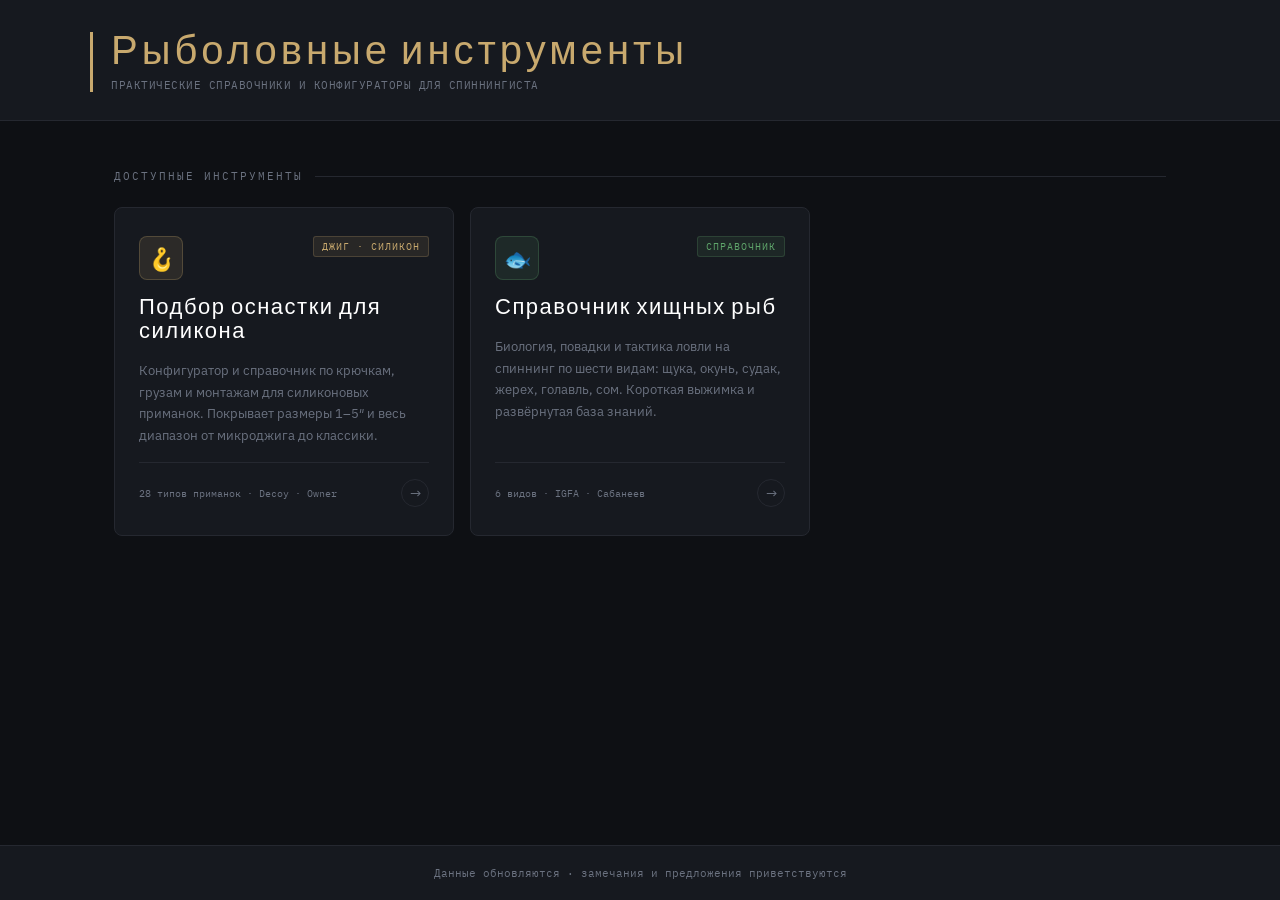
<file: index.html>
<!DOCTYPE html>
<html lang="ru">
<head>
  <!-- Yandex.Metrika counter -->
<script type="text/javascript">
    (function(m,e,t,r,i,k,a){
        m[i]=m[i]||function(){
            (m[i].a=m[i].a||[]).push(arguments)
        };
        m[i].l=1*new Date();
        for (var j = 0; j < document.scripts.length; j++) {if (document.scripts[j].src === r) { return; }}
        k=e.createElement(t),a=e.getElementsByTagName(t)[0],k.async=1,k.src=r,a.parentNode.insertBefore(k,a)
    })(window, document,'script','https://mc.yandex.ru/metrika/tag.js?id=109350380', 'ym');

    ym(109350380, 'init', {ssr:true, webvisor:true, clickmap:true, ecommerce:"dataLayer", referrer: document.referrer, url: location.href, accurateTrackBounce:true, trackLinks:true});
</script>
<noscript><div><img src="https://mc.yandex.ru/watch/109350380" style="position:absolute; left:-9999px;" alt="" /></div></noscript>
<!-- /Yandex.Metrika counter -->
<meta charset="UTF-8">
<meta name="viewport" content="width=device-width, initial-scale=1.0">
<title>Рыболовные инструменты</title>
<link href="https://fonts.googleapis.com/css2?family=Bebas+Neue&family=IBM+Plex+Mono:wght@400;500&family=IBM+Plex+Sans:wght@300;400;500&display=swap" rel="stylesheet">
<style>
  :root {
    --bg:      #0e1014;
    --surface: #16191f;
    --surface2: #1c1f27;
    --border:  #252830;
    --accent:  #c8a96e;
    --text:    #d4d8e0;
    --muted:   #6b7280;
  }

  *, *::before, *::after { box-sizing: border-box; margin: 0; padding: 0; }

  body {
    background: var(--bg);
    color: var(--text);
    font-family: 'IBM Plex Sans', sans-serif;
    min-height: 100vh;
    display: flex;
    flex-direction: column;
    -webkit-font-smoothing: antialiased;
  }

  .site-header {
    border-bottom: 1px solid var(--border);
    background: var(--surface);
    padding: 32px 24px 28px;
  }

  .header-inner {
    max-width: 1100px;
    margin: 0 auto;
    border-left: 3px solid var(--accent);
    padding-left: 18px;
  }

  .site-title {
    font-family: 'Bebas Neue', sans-serif;
    font-size: 40px;
    letter-spacing: 4px;
    color: var(--accent);
    line-height: 1;
    margin-bottom: 6px;
  }

  .site-desc {
    font-family: 'IBM Plex Mono', monospace;
    font-size: 11px;
    color: var(--muted);
    letter-spacing: 0.5px;
    text-transform: uppercase;
  }

  .main {
    flex: 1;
    max-width: 1100px;
    margin: 0 auto;
    width: 100%;
    padding: 48px 24px;
  }

  .section-label {
    font-family: 'IBM Plex Mono', monospace;
    font-size: 11px;
    text-transform: uppercase;
    letter-spacing: 2px;
    color: var(--muted);
    margin-bottom: 24px;
    display: flex;
    align-items: center;
    gap: 12px;
  }

  .section-label::after {
    content: '';
    flex: 1;
    height: 1px;
    background: var(--border);
  }

  .tools-grid {
    display: grid;
    grid-template-columns: repeat(auto-fill, minmax(300px, 1fr));
    gap: 16px;
  }

  .tool-card {
    background: var(--surface);
    border: 1px solid var(--border);
    border-radius: 8px;
    padding: 28px 24px;
    text-decoration: none;
    color: inherit;
    display: flex;
    flex-direction: column;
    gap: 16px;
    transition: border-color 0.15s, background 0.15s, transform 0.15s;
    position: relative;
    overflow: hidden;
  }

  .tool-card::before {
    content: '';
    position: absolute;
    top: 0; left: 0; right: 0;
    height: 2px;
    background: var(--card-accent, var(--accent));
    opacity: 0;
    transition: opacity 0.15s;
  }

  .tool-card:hover {
    border-color: var(--card-accent, var(--accent));
    background: var(--surface2);
    transform: translateY(-2px);
  }

  .tool-card:hover::before { opacity: 1; }

  .tool-card-top {
    display: flex;
    align-items: flex-start;
    justify-content: space-between;
    gap: 12px;
  }

  .tool-icon {
    width: 44px;
    height: 44px;
    border-radius: 8px;
    display: flex;
    align-items: center;
    justify-content: center;
    font-size: 22px;
    flex-shrink: 0;
    background: var(--icon-bg);
    border: 1px solid var(--icon-border);
  }

  .tool-tag {
    font-family: 'IBM Plex Mono', monospace;
    font-size: 10px;
    text-transform: uppercase;
    letter-spacing: 1px;
    padding: 3px 8px;
    border-radius: 3px;
    background: var(--tag-bg);
    color: var(--card-accent, var(--accent));
    border: 1px solid var(--tag-border);
    white-space: nowrap;
  }

  .tool-name {
    font-family: 'Bebas Neue', sans-serif;
    font-size: 22px;
    letter-spacing: 1.5px;
    color: #fff;
    line-height: 1.1;
  }

  .tool-desc {
    font-size: 13px;
    color: var(--muted);
    line-height: 1.65;
    flex: 1;
  }

  .tool-footer {
    display: flex;
    align-items: center;
    justify-content: space-between;
    padding-top: 16px;
    border-top: 1px solid var(--border);
  }

  .tool-meta {
    font-family: 'IBM Plex Mono', monospace;
    font-size: 10px;
    color: var(--muted);
  }

  .tool-arrow {
    width: 28px;
    height: 28px;
    border-radius: 50%;
    border: 1px solid var(--border);
    display: flex;
    align-items: center;
    justify-content: center;
    color: var(--muted);
    font-size: 14px;
    transition: all 0.15s;
    flex-shrink: 0;
  }

  .tool-card:hover .tool-arrow {
    border-color: var(--card-accent, var(--accent));
    color: var(--card-accent, var(--accent));
  }

  /* Soon cards */
  .tool-card--soon {
    opacity: 0.4;
    pointer-events: none;
  }
  .tool-card--soon::before { display: none; }

  .site-footer {
    border-top: 1px solid var(--border);
    background: var(--surface);
    padding: 20px 24px;
    text-align: center;
  }

  .site-footer p {
    font-family: 'IBM Plex Mono', monospace;
    font-size: 11px;
    color: var(--muted);
  }

  @media (max-width: 600px) {
    .site-title { font-size: 30px; }
    .main { padding: 32px 16px; }
    .tools-grid { grid-template-columns: 1fr; }
    .tool-card { padding: 20px 16px; }
  }
</style>
</head>
<body>

<header class="site-header">
  <div class="header-inner">
    <div class="site-title">Рыболовные инструменты</div>
    <div class="site-desc">Практические справочники и конфигураторы для спиннингиста</div>
  </div>
</header>

<main class="main">

  <div class="section-label">Доступные инструменты</div>

  <div class="tools-grid">

    <a class="tool-card" href="./lure-tool/"
       style="--card-accent:#c8a96e;--icon-bg:rgba(200,169,110,0.12);--icon-border:rgba(200,169,110,0.25);--tag-bg:rgba(200,169,110,0.10);--tag-border:rgba(200,169,110,0.22)">
      <div class="tool-card-top">
        <div class="tool-icon">🪝</div>
        <span class="tool-tag">Джиг · Силикон</span>
      </div>
      <div class="tool-name">Подбор оснастки для силикона</div>
      <div class="tool-desc">
        Конфигуратор и справочник по крючкам, грузам и монтажам для силиконовых приманок.
        Покрывает размеры 1–5″ и весь диапазон от микроджига до классики.
      </div>
      <div class="tool-footer">
        <span class="tool-meta">28 типов приманок · Decoy · Owner</span>
        <span class="tool-arrow">→</span>
      </div>
    </a>

    <a class="tool-card" href="./fish-guide/"
       style="--card-accent:#5fa56b;--icon-bg:rgba(95,165,107,0.12);--icon-border:rgba(95,165,107,0.25);--tag-bg:rgba(95,165,107,0.10);--tag-border:rgba(95,165,107,0.22)">
      <div class="tool-card-top">
        <div class="tool-icon">🐟</div>
        <span class="tool-tag">Справочник</span>
      </div>
      <div class="tool-name">Справочник хищных рыб</div>
      <div class="tool-desc">
        Биология, повадки и тактика ловли на спиннинг по шести видам:
        щука, окунь, судак, жерех, голавль, сом. Короткая выжимка и развёрнутая база знаний.
      </div>
      <div class="tool-footer">
        <span class="tool-meta">6 видов · IGFA · Сабанеев</span>
        <span class="tool-arrow">→</span>
      </div>
    </a>

  </div>

</main>

<footer class="site-footer">
  <p>Данные обновляются · замечания и предложения приветствуются</p>
</footer>

</body>
</html>
</file>
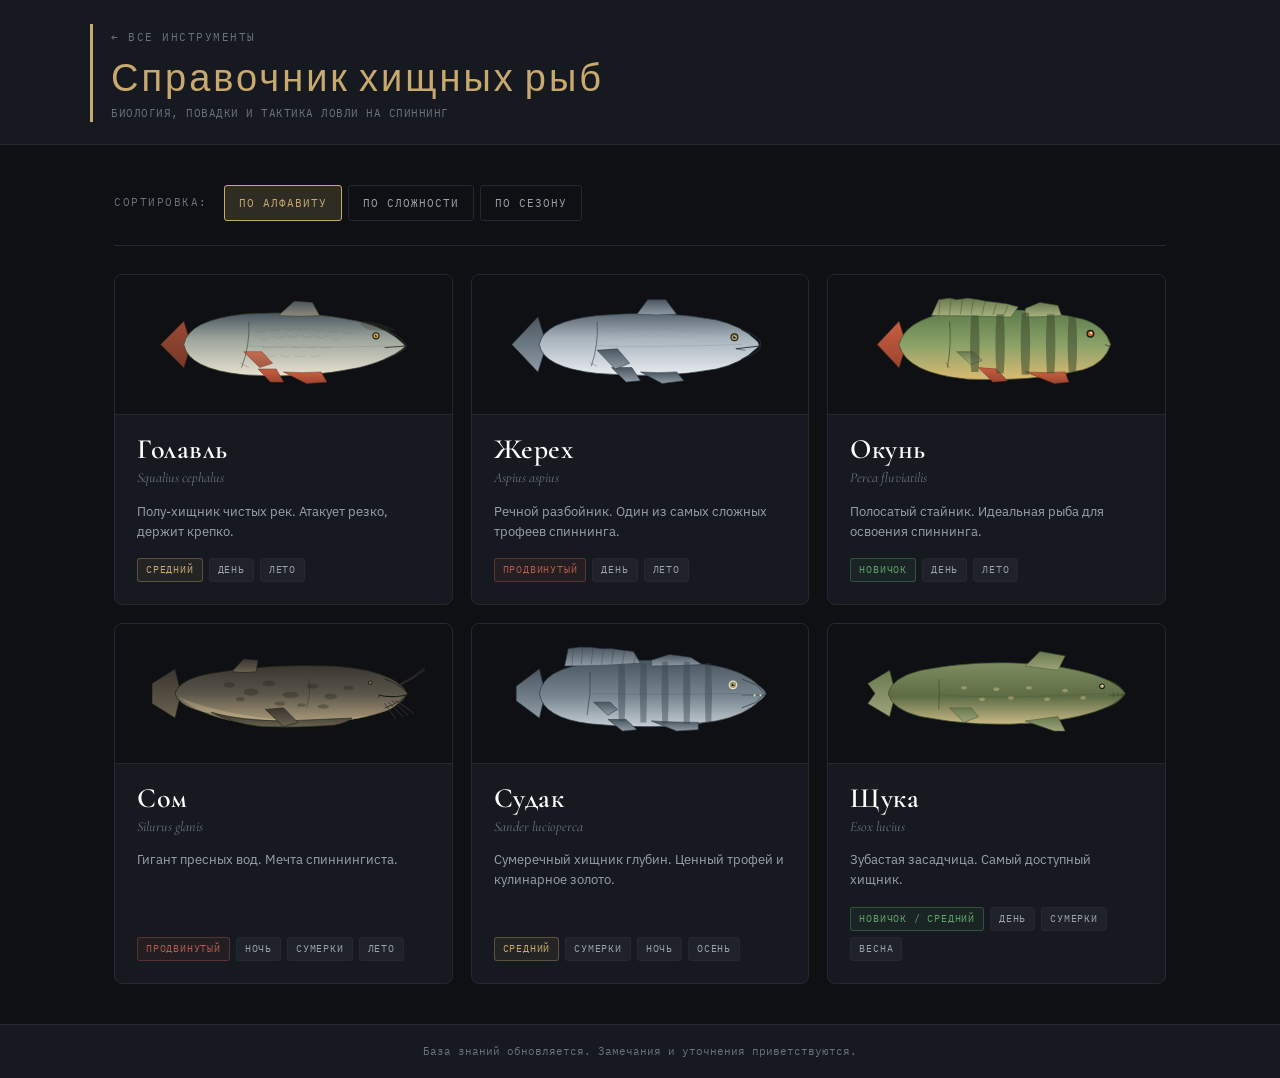
<file: fish-guide/index.html>
<!DOCTYPE html>
<html lang="ru">
<head>
  <!-- Yandex.Metrika counter -->
<script type="text/javascript">
    (function(m,e,t,r,i,k,a){
        m[i]=m[i]||function(){(m[i].a=m[i].a||[]).push(arguments)};
        m[i].l=1*new Date();
        for (var j = 0; j < document.scripts.length; j++) {if (document.scripts[j].src === r) { return; }}
        k=e.createElement(t),a=e.getElementsByTagName(t)[0],k.async=1,k.src=r,a.parentNode.insertBefore(k,a)
    })(window, document,'script','https://mc.yandex.ru/metrika/tag.js?id=109350380', 'ym');

    ym(109350380, 'init', {ssr:true, webvisor:true, clickmap:true, ecommerce:"dataLayer", referrer: document.referrer, url: location.href, accurateTrackBounce:true, trackLinks:true});
</script>
<noscript><div><img src="https://mc.yandex.ru/watch/109350380" style="position:absolute; left:-9999px;" alt="" /></div></noscript>
<!-- /Yandex.Metrika counter -->
<meta charset="UTF-8">
<meta name="viewport" content="width=device-width, initial-scale=1.0, maximum-scale=5.0">
<title>Справочник хищных рыб</title>
<link href="https://fonts.googleapis.com/css2?family=Bebas+Neue&family=IBM+Plex+Mono:wght@400;500&family=IBM+Plex+Sans:wght@300;400;500;600&family=Cormorant+Garamond:ital,wght@0,500;0,600;1,500&display=swap" rel="stylesheet">
<link rel="stylesheet" href="styles.css">
</head>
<body>

<header class="page-header">
  <div class="header-inner">
    <a href="../" class="back-link">← все инструменты</a>
    <h1>Справочник хищных рыб</h1>
    <p class="subtitle">Биология, повадки и тактика ловли на спиннинг</p>
  </div>
</header>

<main class="content">

  <!-- ============ INDEX VIEW (картотека) ============ -->
  <section id="index-view" class="view view--active">
    <div class="view-inner">

      <div class="index-controls">
        <div class="sort-control">
          <span class="sort-label">Сортировка:</span>
          <div class="sort-buttons" role="tablist">
            <button class="sort-btn sort-btn--active" data-sort="name">По алфавиту</button>
            <button class="sort-btn" data-sort="difficulty">По сложности</button>
            <button class="sort-btn" data-sort="season">По сезону</button>
          </div>
        </div>
      </div>

      <div id="fish-grid" class="fish-grid">
        <!-- карточки-превью рендерятся JS -->
      </div>

    </div>
  </section>

  <!-- ============ FISH VIEW (полная карточка) ============ -->
  <section id="fish-view" class="view" hidden>
    <div class="view-inner">

      <button class="back-to-index" id="back-to-index">
        <span>←</span>
        <span>Назад к картотеке</span>
      </button>

      <article id="fish-card" class="fish-card">
        <!-- содержимое карточки рендерится JS -->
      </article>

    </div>
  </section>

</main>

<footer class="page-footer">
  <p>База знаний обновляется. Замечания и уточнения приветствуются.</p>
</footer>

<script src="app.js"></script>
</body>
</html>
</file>
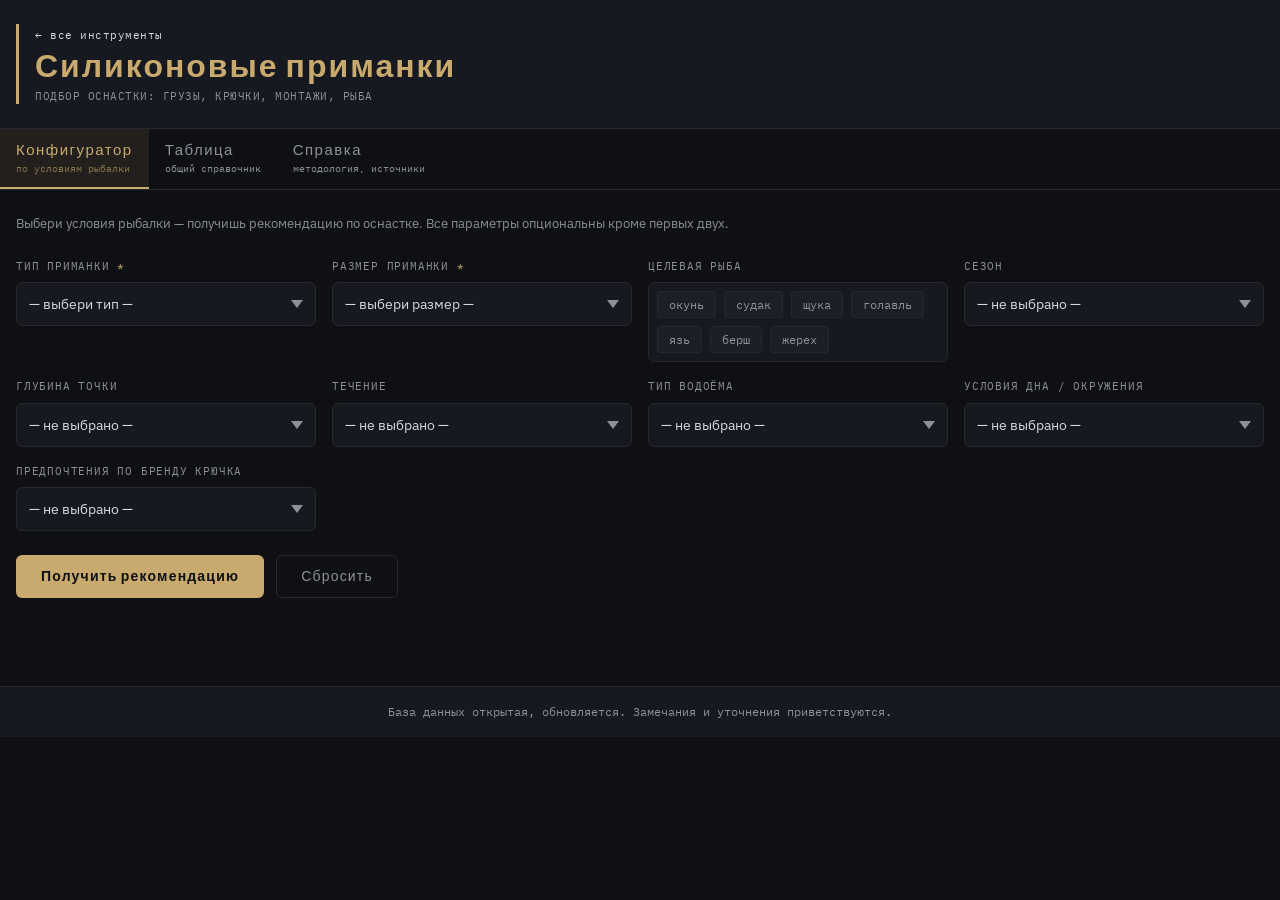
<file: lure-tool/index.html>
<!DOCTYPE html>
<html lang="ru">
<head>
  <!-- Yandex.Metrika counter -->
<script type="text/javascript">
    (function(m,e,t,r,i,k,a){
        m[i]=m[i]||function(){(m[i].a=m[i].a||[]).push(arguments)};
        m[i].l=1*new Date();
        for (var j = 0; j < document.scripts.length; j++) {if (document.scripts[j].src === r) { return; }}
        k=e.createElement(t),a=e.getElementsByTagName(t)[0],k.async=1,k.src=r,a.parentNode.insertBefore(k,a)
    })(window, document,'script','https://mc.yandex.ru/metrika/tag.js?id=109350380', 'ym');

    ym(109350380, 'init', {ssr:true, webvisor:true, clickmap:true, ecommerce:"dataLayer", referrer: document.referrer, url: location.href, accurateTrackBounce:true, trackLinks:true});
</script>
<noscript><div><img src="https://mc.yandex.ru/watch/109350380" style="position:absolute; left:-9999px;" alt="" /></div></noscript>
<!-- /Yandex.Metrika counter -->
<meta charset="UTF-8">
<meta name="viewport" content="width=device-width, initial-scale=1.0, maximum-scale=5.0">
<title>Подбор оснастки для силиконовых приманок</title>
<link href="https://fonts.googleapis.com/css2?family=Bebas+Neue&family=IBM+Plex+Mono:wght@400;500&family=IBM+Plex+Sans:wght@300;400;500;600&display=swap" rel="stylesheet">
<link rel="stylesheet" href="styles.css">
</head>
<body>

<header class="page-header">
  <div class="header-inner">
    <a href="../" class="back-link">← все инструменты</a>
    <h1>Силиконовые приманки</h1>
    <p class="subtitle">Подбор оснастки: грузы, крючки, монтажи, рыба</p>
  </div>
</header>

<nav class="tabs" role="tablist">
  <button class="tab tab--active" data-tab="configurator" role="tab" aria-selected="true">
    <span class="tab-label">Конфигуратор</span>
    <span class="tab-hint">по условиям рыбалки</span>
  </button>
  <button class="tab" data-tab="table" role="tab" aria-selected="false">
    <span class="tab-label">Таблица</span>
    <span class="tab-hint">общий справочник</span>
  </button>
  <button class="tab" data-tab="reference" role="tab" aria-selected="false">
    <span class="tab-label">Справка</span>
    <span class="tab-hint">методология, источники</span>
  </button>
</nav>

<main class="content">

  <!-- ============ CONFIGURATOR ============ -->
  <section class="panel panel--active" data-panel="configurator" role="tabpanel">
    <div class="panel-inner">
      <p class="panel-intro">Выбери условия рыбалки — получишь рекомендацию по оснастке. Все параметры опциональны кроме первых двух.</p>

      <div id="configurator-form" class="form">
        <!-- form will be rendered by JS from recommendation_rules.json -->
      </div>

      <div class="form-actions">
        <button id="config-submit" class="btn btn--primary" type="button">Получить рекомендацию</button>
        <button id="config-reset" class="btn btn--ghost" type="button">Сбросить</button>
      </div>

      <div id="configurator-result" class="result" hidden>
        <!-- result will be rendered by JS -->
      </div>
    </div>
  </section>

  <!-- ============ TABLE ============ -->
  <section class="panel" data-panel="table" role="tabpanel" hidden>
    <div class="panel-inner">
      <p class="panel-intro">Полный справочник по всем размерам и типам приманок. На мобильном — карточный вид.</p>

      <div class="table-filters" id="table-filters">
        <!-- filters rendered by JS -->
      </div>

      <div id="table-container">
        <!-- table rendered by JS, desktop -->
      </div>

      <div id="cards-container">
        <!-- cards rendered by JS, mobile -->
      </div>
    </div>
  </section>

  <!-- ============ REFERENCE ============ -->
  <section class="panel" data-panel="reference" role="tabpanel" hidden>
    <div class="panel-inner">
      <div class="ref-content">

        <div class="ref-section">
          <h2>О проекте</h2>
          <p>Инструмент помогает подобрать оснастку для джиговой ловли на силикон: вес груза, тип и размер крючка, монтаж, проводку.</p>
          <p>База данных собрана из открытых источников (производители крючков, обзоры практиков) и экспертных рекомендаций. Покрывает диапазон от микроджига (0.5 г) до классики (до 40 г).</p>
        </div>

        <div class="ref-section">
          <h2>Контекст применимости</h2>
          <ul class="ref-list">
            <li><strong>Регион:</strong> Россия, средняя полоса. Реки и водохранилища.</li>
            <li><strong>Целевые виды:</strong> окунь, судак, щука, голавль, язь, берш, жерех.</li>
            <li><strong>Техника:</strong> от микроджига до классического джига.</li>
            <li><strong>Типичная глубина:</strong> 1.5–4 м (рекомендации корректируются под другие условия).</li>
            <li><strong>Течение:</strong> от стоячей воды до умеренного (с поправкой для сильного).</li>
          </ul>
        </div>

        <div class="ref-section">
          <h2>Как работает конфигуратор</h2>
          <ol class="ref-list ref-list--ordered">
            <li>По размеру и типу приманки находится базовая запись в БД</li>
            <li>Базовый вес груза умножается на коэффициенты глубины и течения</li>
            <li>Результат округляется до ближайшего стандартного веса чебурашки</li>
            <li>По условиям дна определяется приоритетный крючок (одинарник vs офсет)</li>
            <li>Выбирается оптимальный тип монтажа для комбинации условий</li>
            <li>Сверяется выбранная рыба со списком целевой для этой приманки</li>
            <li>Проверяются «нерабочие» комбинации (например, 1″ виброхвост на щуку)</li>
            <li>Выводится рекомендация с обоснованием каждого пункта</li>
          </ol>
        </div>

        <div class="ref-section">
          <h2>Грузы по размерам приманок</h2>
          <table class="ref-table">
            <thead>
              <tr><th>Размер</th><th>Типичный груз</th><th>Экстремальные условия</th></tr>
            </thead>
            <tbody>
              <tr><td>1″</td><td>0.5 – 1.5 г</td><td>до 3 г</td></tr>
              <tr><td>1.5″</td><td>1 – 2.5 г</td><td>до 5 г</td></tr>
              <tr><td>2″</td><td>2 – 4 г</td><td>6 – 8 г</td></tr>
              <tr><td>2.5″</td><td>3 – 7 г</td><td>до 14 г</td></tr>
              <tr><td>3″</td><td>5 – 12 г</td><td>16 – 22 г</td></tr>
              <tr><td>4″</td><td>10 – 18 г</td><td>22 – 30 г</td></tr>
              <tr><td>5″</td><td>16 – 28 г</td><td>30 – 40 г</td></tr>
            </tbody>
          </table>
          <p class="ref-note">«Типичный» — это глубина 1.5–4 м без сильного течения. «Экстремальный» — глубина 5+ м или сильное течение.</p>
        </div>

        <div class="ref-section">
          <h2>Рекомендуемые крючки</h2>
          <div id="hooks-reference">
            <!-- rendered by JS from hooks_reference.json -->
          </div>
        </div>

        <div class="ref-section">
          <h2>Принципы выбора крючка</h2>
          <ul class="ref-list">
            <li><strong>На приманках до 1″</strong> — только открытый одинарник. Офсет на такой мелочи даёт неприемлемое число сходов.</li>
            <li><strong>На 1.5–2″</strong> — одинарник предпочтительнее, офсет допустим в коряжнике/траве.</li>
            <li><strong>На 2.5–3″</strong> — паритет. Одинарник для открытой воды, офсет для коряжника и крупной рыбы.</li>
            <li><strong>На 4–5″</strong> — преимущественно офсет; одинарник используется на джиг-головке без шарнира.</li>
            <li><strong>Для червей и слагов</strong> — либо ультра-тонкий одинарник, либо удлинённый офсет (Decoy Worm 9).</li>
            <li><strong>Для раков и креатур</strong> — Wide Gap офсет обязателен из-за объёмного тела.</li>
          </ul>
        </div>

        <div class="ref-section">
          <h2>Источники данных</h2>
          <ul class="ref-list">
            <li>Производители: Decoy (Katsuichi Co., Ltd.), Owner America — каталожные данные по размерам и спецификациям.</li>
            <li>Размерные ряды: BestAngler.com, SportFishTackle.com, Tackle Warehouse.</li>
            <li>Связки «приманка ↔ офсет»: Дмитрий Савин, «Путеводитель по Decoy» (midacompany.ru).</li>
            <li>Методология выбора крючков для микроджига: Николай Дунаев, SpinningSpb.ru.</li>
            <li>Дополнительный материал: fmagazin.ru, fishingsib.ru, fspinning.ru.</li>
          </ul>
        </div>

        <div class="ref-section">
          <h2>Ограничения</h2>
          <ul class="ref-list">
            <li>Связки «конкретный размер офсета ↔ конкретная модель приманки» верифицированы в основном для Keitech. Для других брендов — экстраполяция по размеру и форме тела.</li>
            <li>Грузы для дроп-шота и отводного приведены как ориентир — в этих монтажах груз и крючок разнесены, и логика подбора отличается.</li>
            <li>Список эталонных приманок не претендует на исчерпывающий — это узнаваемые модели для ориентира.</li>
            <li>Все рекомендации — стартовая точка, не догма. Реальная рыбалка корректирует подход.</li>
          </ul>
        </div>

        <div class="ref-section ref-section--meta">
          <p class="ref-meta">База данных: версия 0.2.0 · обновлена 21 мая 2026</p>
        </div>

      </div>
    </div>
  </section>

</main>

<footer class="page-footer">
  <p>База данных открытая, обновляется. Замечания и уточнения приветствуются.</p>
</footer>

<script src="app.js"></script>
</body>
</html>
</file>
<file: fish-guide/styles.css>
/* ============================================================
   FISH GUIDE — стили
   Единая дизайн-система с lure-tool: те же токены, шрифты, акценты.
   ============================================================ */

:root {
  --bg:       #0e1014;
  --surface:  #16191f;
  --surface2: #1c1f27;
  --border:   #252830;
  --border2:  #2f323c;
  --accent:   #c8a96e;
  --accent-dim: rgba(200, 169, 110, 0.18);
  --text:     #d4d8e0;
  --text-dim: #9ca3af;
  --muted:    #6b7280;

  /* теги */
  --diff-beginner: #5fa56b;
  --diff-medium:   #c8a96e;
  --diff-advanced: #b85c4e;
}

*, *::before, *::after { box-sizing: border-box; margin: 0; padding: 0; }

html { -webkit-text-size-adjust: 100%; }

body {
  background: var(--bg);
  color: var(--text);
  font-family: 'IBM Plex Sans', sans-serif;
  font-weight: 400;
  font-size: 15px;
  line-height: 1.6;
  min-height: 100vh;
  display: flex;
  flex-direction: column;
  -webkit-font-smoothing: antialiased;
  -moz-osx-font-smoothing: grayscale;
}

/* ============ HEADER ============ */
.page-header {
  border-bottom: 1px solid var(--border);
  background: var(--surface);
  padding: 24px 24px 22px;
}

.header-inner {
  max-width: 1100px;
  margin: 0 auto;
  border-left: 3px solid var(--accent);
  padding-left: 18px;
}

.back-link {
  display: inline-block;
  font-family: 'IBM Plex Mono', monospace;
  font-size: 11px;
  text-transform: uppercase;
  letter-spacing: 1.5px;
  color: var(--muted);
  text-decoration: none;
  margin-bottom: 14px;
  transition: color 0.15s;
}

.back-link:hover { color: var(--accent); }

.page-header h1 {
  font-family: 'Bebas Neue', sans-serif;
  font-size: 38px;
  font-weight: 400;
  letter-spacing: 3px;
  color: var(--accent);
  line-height: 1;
  margin-bottom: 6px;
}

.subtitle {
  font-family: 'IBM Plex Mono', monospace;
  font-size: 11px;
  color: var(--muted);
  letter-spacing: 0.5px;
  text-transform: uppercase;
}

/* ============ CONTENT ============ */
.content {
  flex: 1;
  width: 100%;
}

.view { display: none; }
.view--active { display: block; }

.view-inner {
  max-width: 1100px;
  margin: 0 auto;
  padding: 40px 24px;
}

/* ============ INDEX CONTROLS ============ */
.index-controls {
  margin-bottom: 28px;
  padding-bottom: 24px;
  border-bottom: 1px solid var(--border);
}

.sort-control {
  display: flex;
  align-items: center;
  gap: 16px;
  flex-wrap: wrap;
}

.sort-label {
  font-family: 'IBM Plex Mono', monospace;
  font-size: 11px;
  text-transform: uppercase;
  letter-spacing: 1.5px;
  color: var(--muted);
}

.sort-buttons {
  display: flex;
  gap: 6px;
  flex-wrap: wrap;
}

.sort-btn {
  font-family: 'IBM Plex Mono', monospace;
  font-size: 11px;
  text-transform: uppercase;
  letter-spacing: 1px;
  background: transparent;
  border: 1px solid var(--border);
  color: var(--text-dim);
  padding: 8px 14px;
  border-radius: 3px;
  cursor: pointer;
  transition: all 0.15s;
  min-height: 36px;
}

.sort-btn:hover {
  border-color: var(--border2);
  color: var(--text);
}

.sort-btn--active {
  border-color: var(--accent);
  color: var(--accent);
  background: var(--accent-dim);
}

/* ============ FISH GRID (картотека) ============ */
.fish-grid {
  display: grid;
  grid-template-columns: repeat(auto-fill, minmax(300px, 1fr));
  gap: 18px;
}

.preview-card {
  background: var(--surface);
  border: 1px solid var(--border);
  border-radius: 8px;
  padding: 0;
  cursor: pointer;
  text-align: left;
  font-family: inherit;
  color: inherit;
  display: flex;
  flex-direction: column;
  overflow: hidden;
  transition: border-color 0.15s, background 0.15s, transform 0.15s;
  position: relative;
}

.preview-card::before {
  content: '';
  position: absolute;
  top: 0; left: 0; right: 0;
  height: 2px;
  background: var(--accent);
  opacity: 0;
  transition: opacity 0.15s;
  z-index: 1;
}

.preview-card:hover {
  border-color: var(--accent);
  background: var(--surface2);
  transform: translateY(-2px);
}

.preview-card:hover::before { opacity: 1; }

.preview-image {
  width: 100%;
  height: 140px;
  background: var(--bg);
  display: flex;
  align-items: center;
  justify-content: center;
  padding: 18px 24px;
  border-bottom: 1px solid var(--border);
}

.preview-image svg,
.preview-image object {
  width: 100%;
  height: 100%;
  display: block;
  pointer-events: none;
}

.preview-body {
  padding: 20px 22px 22px;
  display: flex;
  flex-direction: column;
  gap: 12px;
  flex: 1;
}

.preview-name {
  font-family: 'Cormorant Garamond', serif;
  font-size: 28px;
  font-weight: 600;
  color: #fff;
  line-height: 1;
  letter-spacing: 0.5px;
}

.preview-latin {
  font-family: 'Cormorant Garamond', serif;
  font-style: italic;
  font-size: 14px;
  color: var(--muted);
  margin-top: -8px;
}

.preview-tagline {
  font-size: 13px;
  color: var(--text-dim);
  line-height: 1.55;
  flex: 1;
}

.preview-tags {
  display: flex;
  flex-wrap: wrap;
  gap: 6px;
  margin-top: 4px;
}

/* ============ TAGS ============ */
.tag {
  font-family: 'IBM Plex Mono', monospace;
  font-size: 10px;
  text-transform: uppercase;
  letter-spacing: 0.8px;
  padding: 3px 8px;
  border-radius: 3px;
  background: rgba(255, 255, 255, 0.04);
  color: var(--text-dim);
  border: 1px solid var(--border);
  white-space: nowrap;
  display: inline-flex;
  align-items: center;
  gap: 4px;
}

.tag--difficulty-beginner { color: var(--diff-beginner); border-color: rgba(95,165,107,0.35); background: rgba(95,165,107,0.08); }
.tag--difficulty-medium { color: var(--diff-medium); border-color: rgba(200,169,110,0.35); background: rgba(200,169,110,0.08); }
.tag--difficulty-advanced { color: var(--diff-advanced); border-color: rgba(184,92,78,0.35); background: rgba(184,92,78,0.08); }

/* ============ FULL FISH CARD ============ */
.back-to-index {
  font-family: 'IBM Plex Mono', monospace;
  font-size: 11px;
  text-transform: uppercase;
  letter-spacing: 1.5px;
  color: var(--muted);
  background: transparent;
  border: 1px solid var(--border);
  border-radius: 3px;
  padding: 10px 16px;
  cursor: pointer;
  display: inline-flex;
  align-items: center;
  gap: 8px;
  margin-bottom: 28px;
  transition: all 0.15s;
  min-height: 44px;
}

.back-to-index:hover {
  border-color: var(--accent);
  color: var(--accent);
}

.fish-card {
  display: block;
}

.card-hero {
  display: grid;
  grid-template-columns: 280px 1fr;
  gap: 28px;
  align-items: start;
  padding-bottom: 28px;
  border-bottom: 1px solid var(--border);
  margin-bottom: 32px;
}

.hero-image {
  background: var(--surface);
  border: 1px solid var(--border);
  border-radius: 8px;
  padding: 32px;
  display: flex;
  align-items: center;
  justify-content: center;
  height: 200px;
}

.hero-image svg,
.hero-image object {
  width: 100%;
  height: 100%;
  pointer-events: none;
}

.hero-info { display: flex; flex-direction: column; gap: 14px; }

.hero-name {
  font-family: 'Cormorant Garamond', serif;
  font-size: 48px;
  font-weight: 600;
  color: #fff;
  line-height: 1;
  letter-spacing: 0.5px;
}

.hero-latin {
  font-family: 'Cormorant Garamond', serif;
  font-style: italic;
  font-size: 18px;
  color: var(--muted);
  margin-top: -10px;
}

.hero-tagline {
  font-size: 16px;
  color: var(--text-dim);
  line-height: 1.55;
  font-weight: 300;
}

.hero-tags {
  display: flex;
  flex-wrap: wrap;
  gap: 6px;
  margin-top: 6px;
}

/* ============ SHORT SECTION ============ */
.short-section {
  display: grid;
  grid-template-columns: 1fr 1fr;
  gap: 24px;
  margin-bottom: 32px;
}

@media (max-width: 720px) {
  .short-section { grid-template-columns: 1fr; }
}

.short-block {
  background: var(--surface);
  border: 1px solid var(--border);
  border-radius: 8px;
  padding: 22px 24px;
}

.short-block--summary {
  grid-column: 1 / -1;
  background: var(--surface2);
}

.short-block h3 {
  font-family: 'IBM Plex Mono', monospace;
  font-size: 11px;
  text-transform: uppercase;
  letter-spacing: 1.8px;
  color: var(--accent);
  margin-bottom: 14px;
  font-weight: 500;
}

.short-block p {
  font-size: 14px;
  line-height: 1.65;
  color: var(--text);
}

.short-block--summary p {
  font-size: 16px;
  line-height: 1.6;
  color: var(--text);
}

.facts-list {
  list-style: none;
  display: flex;
  flex-direction: column;
  gap: 10px;
}

.facts-list li {
  font-size: 14px;
  line-height: 1.5;
  display: grid;
  grid-template-columns: 130px 1fr;
  gap: 12px;
  padding-bottom: 10px;
  border-bottom: 1px solid var(--border);
}

.facts-list li:last-child { border-bottom: none; padding-bottom: 0; }

.fact-label {
  font-family: 'IBM Plex Mono', monospace;
  font-size: 10px;
  text-transform: uppercase;
  letter-spacing: 0.8px;
  color: var(--muted);
  padding-top: 2px;
}

.fact-value { color: var(--text); }

.practical-grid {
  display: grid;
  grid-template-columns: repeat(auto-fit, minmax(140px, 1fr));
  gap: 14px;
}

.practical-item {
  display: flex;
  flex-direction: column;
  gap: 4px;
}

.practical-item .fact-label { padding-top: 0; }

.practical-item strong {
  font-family: 'Bebas Neue', sans-serif;
  font-size: 24px;
  letter-spacing: 1.5px;
  color: var(--accent);
  font-weight: 400;
  line-height: 1;
}

.practical-item small {
  font-size: 12px;
  color: var(--text-dim);
  line-height: 1.4;
}

/* ============ EXPAND BUTTON ============ */
.expand-button {
  width: 100%;
  background: var(--surface);
  border: 1px solid var(--border);
  border-radius: 8px;
  padding: 18px 24px;
  color: var(--accent);
  font-family: 'IBM Plex Mono', monospace;
  font-size: 12px;
  text-transform: uppercase;
  letter-spacing: 2px;
  cursor: pointer;
  transition: all 0.15s;
  display: flex;
  align-items: center;
  justify-content: center;
  gap: 12px;
  min-height: 56px;
  margin-bottom: 32px;
}

.expand-button:hover {
  border-color: var(--accent);
  background: var(--surface2);
}

.expand-button .arrow {
  transition: transform 0.2s;
  font-size: 14px;
}

.expand-button--open .arrow { transform: rotate(180deg); }

/* ============ EXTENDED SECTION ============ */
.extended-section {
  display: none;
  margin-bottom: 32px;
}

.extended-section--open { display: block; }

.tabs-bar {
  display: flex;
  gap: 0;
  overflow-x: auto;
  border-bottom: 1px solid var(--border);
  margin-bottom: 24px;
  scrollbar-width: thin;
  -webkit-overflow-scrolling: touch;
}

.tabs-bar::-webkit-scrollbar { height: 4px; }
.tabs-bar::-webkit-scrollbar-thumb { background: var(--border); }

.tab-btn {
  font-family: 'IBM Plex Mono', monospace;
  font-size: 11px;
  text-transform: uppercase;
  letter-spacing: 1.2px;
  background: transparent;
  border: none;
  border-bottom: 2px solid transparent;
  color: var(--text-dim);
  padding: 14px 18px;
  cursor: pointer;
  white-space: nowrap;
  transition: all 0.15s;
  min-height: 48px;
}

.tab-btn:hover { color: var(--text); }

.tab-btn--active {
  color: var(--accent);
  border-bottom-color: var(--accent);
}

.tab-panel { display: none; }
.tab-panel--active { display: block; }

.ext-block {
  margin-bottom: 24px;
  padding-bottom: 24px;
  border-bottom: 1px solid var(--border);
}

.ext-block:last-child { border-bottom: none; padding-bottom: 0; }

.ext-block h4 {
  font-family: 'Bebas Neue', sans-serif;
  font-size: 18px;
  font-weight: 400;
  letter-spacing: 1.5px;
  color: var(--accent);
  margin-bottom: 12px;
}

.ext-block p {
  font-size: 15px;
  line-height: 1.7;
  color: var(--text);
  white-space: pre-line;
}

.ext-block p + p { margin-top: 12px; }

/* ============ FOOTER ============ */
.page-footer {
  border-top: 1px solid var(--border);
  background: var(--surface);
  padding: 18px 24px;
  text-align: center;
  margin-top: auto;
}

.page-footer p {
  font-family: 'IBM Plex Mono', monospace;
  font-size: 11px;
  color: var(--muted);
}

/* ============ MOBILE ============ */
@media (max-width: 720px) {
  body { font-size: 14px; }

  .page-header { padding: 18px 16px 16px; }
  .header-inner { padding-left: 14px; }
  .page-header h1 { font-size: 28px; letter-spacing: 2px; }

  .view-inner { padding: 24px 16px; }

  .fish-grid { grid-template-columns: 1fr; gap: 16px; }
  .preview-image { height: 130px; padding: 14px 20px; }
  .preview-name { font-size: 26px; }

  .card-hero {
    grid-template-columns: 1fr;
    gap: 18px;
  }

  .hero-image {
    height: 160px;
    padding: 20px;
  }

  .hero-name { font-size: 38px; }
  .hero-latin { font-size: 16px; }
  .hero-tagline { font-size: 15px; }

  .short-block { padding: 18px 18px; }

  .facts-list li {
    grid-template-columns: 1fr;
    gap: 2px;
  }

  .fact-label { padding-top: 0; }

  .practical-grid {
    grid-template-columns: 1fr 1fr;
    gap: 12px;
  }

  .practical-item strong { font-size: 20px; }

  .tab-btn { padding: 12px 14px; font-size: 10px; }
  .ext-block h4 { font-size: 17px; }
  .ext-block p { font-size: 14px; line-height: 1.65; }
}

@media (max-width: 400px) {
  .practical-grid { grid-template-columns: 1fr; }
}
</file>
<file: lure-tool/styles.css>
/* ============================================================
   CSS Variables — single source for design tokens
   Change here to retheme the whole app
   ============================================================ */

:root {
  /* Colors */
  --bg:        #0e1014;
  --bg-elev:  #16191f;
  --bg-elev2: #1c1f27;
  --border:    #252830;
  --border-strong: #3a3f4a;

  --text:        #d4d8e0;
  --text-muted:  #8b919b;
  --text-strong: #ffffff;

  --accent:        #c8a96e;
  --accent-dim:    #8a7548;
  --accent-bg:    rgba(200,169,110,0.10);

  --blue:        #5b8dd9;
  --green:       #6dbf82;
  --red:         #e08080;
  --purple:      #c090e0;
  --yellow:      #d4a84b;

  --warn:        #d4a84b;
  --warn-bg:    rgba(212,168,75,0.10);
  --error:       #e08080;
  --error-bg:   rgba(224,128,128,0.10);
  --success:     #6dbf82;
  --success-bg: rgba(109,191,130,0.10);

  /* Type */
  --font-display: 'Bebas Neue', sans-serif;
  --font-body:    'IBM Plex Sans', sans-serif;
  --font-mono:    'IBM Plex Mono', monospace;

  /* Spacing */
  --sp-1: 4px;
  --sp-2: 8px;
  --sp-3: 12px;
  --sp-4: 16px;
  --sp-5: 24px;
  --sp-6: 32px;
  --sp-7: 48px;

  /* Radii */
  --r-sm: 3px;
  --r-md: 6px;
  --r-lg: 10px;

  /* Transitions */
  --t-fast: 0.12s ease;
  --t-med: 0.2s ease;
}

/* ============================================================
   Reset
   ============================================================ */

*, *::before, *::after { box-sizing: border-box; margin: 0; padding: 0; }

html { -webkit-text-size-adjust: 100%; }

body {
  background: var(--bg);
  color: var(--text);
  font-family: var(--font-body);
  font-size: 14px;
  line-height: 1.5;
  min-height: 100vh;
  -webkit-font-smoothing: antialiased;
}

button {
  font-family: inherit;
  background: none;
  border: none;
  color: inherit;
  cursor: pointer;
  font-size: inherit;
}

a { color: var(--accent); text-decoration: none; }
a:hover { text-decoration: underline; }

/* ============================================================
   Layout: header, tabs, content
   ============================================================ */

.page-header {
  border-bottom: 1px solid var(--border);
  padding: var(--sp-5) var(--sp-4);
  background: var(--bg-elev);
}

.header-inner {
  max-width: 1400px;
  margin: 0 auto;
  border-left: 3px solid var(--accent);
  padding-left: var(--sp-4);
}

.back-link {
  display: inline-block;
  font-family: var(--font-mono);
  font-size: 11px;
  color: var(--muted);
  text-decoration: none;
  letter-spacing: 0.5px;
  margin-bottom: var(--sp-2);
  transition: color 0.12s;
}

.back-link:hover {
  color: var(--accent);
  text-decoration: none;
}

.page-header h1 {
  font-family: var(--font-display);
  font-size: 32px;
  letter-spacing: 2px;
  color: var(--accent);
  line-height: 1;
  margin-bottom: var(--sp-1);
}

.subtitle {
  color: var(--text-muted);
  font-family: var(--font-mono);
  font-size: 11px;
  letter-spacing: 0.5px;
  text-transform: uppercase;
}

/* Tabs */
.tabs {
  display: flex;
  border-bottom: 1px solid var(--border);
  background: var(--bg);
  position: sticky;
  top: 0;
  z-index: 10;
  overflow-x: auto;
  scrollbar-width: none;
}
.tabs::-webkit-scrollbar { display: none; }

.tab {
  display: flex;
  flex-direction: column;
  align-items: flex-start;
  padding: var(--sp-3) var(--sp-4);
  border-bottom: 2px solid transparent;
  color: var(--text-muted);
  transition: all var(--t-fast);
  min-width: 110px;
  flex-shrink: 0;
}

.tab:hover { color: var(--text); }

.tab--active {
  color: var(--accent);
  border-bottom-color: var(--accent);
  background: var(--accent-bg);
}

.tab-label {
  font-family: var(--font-display);
  letter-spacing: 1.5px;
  font-size: 15px;
}

.tab-hint {
  font-family: var(--font-mono);
  font-size: 10px;
  color: var(--text-muted);
  margin-top: 2px;
}

.tab--active .tab-hint { color: var(--accent-dim); }

/* Content */
.content {
  max-width: 1400px;
  margin: 0 auto;
}

.panel { display: none; }
.panel--active { display: block; }

.panel-inner {
  padding: var(--sp-5) var(--sp-4);
}

.panel-intro {
  color: var(--text-muted);
  font-size: 13px;
  margin-bottom: var(--sp-5);
  max-width: 720px;
}

/* ============================================================
   Forms (configurator)
   ============================================================ */

.form {
  display: grid;
  grid-template-columns: repeat(auto-fit, minmax(260px, 1fr));
  gap: var(--sp-4);
  margin-bottom: var(--sp-5);
}

.form-field {
  display: flex;
  flex-direction: column;
  gap: var(--sp-2);
}

.form-label {
  font-family: var(--font-mono);
  font-size: 11px;
  text-transform: uppercase;
  letter-spacing: 0.8px;
  color: var(--text-muted);
}

.form-label--required::after {
  content: ' *';
  color: var(--accent);
}

.form-control {
  background: var(--bg-elev);
  border: 1px solid var(--border);
  border-radius: var(--r-md);
  color: var(--text);
  padding: var(--sp-3) var(--sp-3);
  font-family: var(--font-body);
  font-size: 14px;
  transition: border var(--t-fast);
  -webkit-appearance: none;
  appearance: none;
}

.form-control:focus {
  outline: none;
  border-color: var(--accent);
}

select.form-control {
  background-image: url("data:image/svg+xml;utf8,<svg xmlns='http://www.w3.org/2000/svg' width='12' height='8' viewBox='0 0 12 8'><path fill='%238b919b' d='M6 8L0 0h12z'/></svg>");
  background-repeat: no-repeat;
  background-position: right 12px center;
  padding-right: 36px;
}

/* Chip-style multi-select for fish */
.chips {
  display: flex;
  flex-wrap: wrap;
  gap: var(--sp-2);
  padding: var(--sp-2);
  background: var(--bg-elev);
  border: 1px solid var(--border);
  border-radius: var(--r-md);
  min-height: 44px;
}

.chip {
  padding: 5px 11px;
  border-radius: var(--r-sm);
  background: var(--bg-elev2);
  border: 1px solid var(--border);
  color: var(--text-muted);
  font-size: 12px;
  font-family: var(--font-mono);
  transition: all var(--t-fast);
}

.chip:hover { color: var(--text); border-color: var(--border-strong); }

.chip--selected {
  background: var(--accent-bg);
  border-color: var(--accent);
  color: var(--accent);
}

/* Form actions */
.form-actions {
  display: flex;
  gap: var(--sp-3);
  margin-bottom: var(--sp-6);
  flex-wrap: wrap;
}

.btn {
  padding: var(--sp-3) var(--sp-5);
  border-radius: var(--r-md);
  font-family: var(--font-display);
  font-size: 14px;
  letter-spacing: 1.2px;
  border: 1px solid transparent;
  transition: all var(--t-fast);
}

.btn--primary {
  background: var(--accent);
  color: var(--bg);
  font-weight: 600;
}
.btn--primary:hover { background: #d8b97e; }

.btn--ghost {
  background: transparent;
  color: var(--text-muted);
  border-color: var(--border);
}
.btn--ghost:hover { color: var(--text); border-color: var(--border-strong); }

/* ============================================================
   Result block (configurator output)
   ============================================================ */

.result {
  background: var(--bg-elev);
  border: 1px solid var(--border);
  border-radius: var(--r-lg);
  padding: var(--sp-5);
  margin-top: var(--sp-5);
}

.result-header {
  margin-bottom: var(--sp-5);
  padding-bottom: var(--sp-4);
  border-bottom: 1px solid var(--border);
}

.result-title {
  font-family: var(--font-display);
  font-size: 22px;
  letter-spacing: 1.5px;
  color: var(--accent);
  margin-bottom: var(--sp-2);
}

.result-subtitle {
  color: var(--text-muted);
  font-size: 12px;
  font-family: var(--font-mono);
}

.result-grid {
  display: grid;
  grid-template-columns: repeat(auto-fit, minmax(280px, 1fr));
  gap: var(--sp-4);
  margin-bottom: var(--sp-4);
}

.result-card {
  background: var(--bg-elev2);
  border: 1px solid var(--border);
  border-radius: var(--r-md);
  padding: var(--sp-4);
}

.result-card--featured {
  border-color: var(--accent);
  background: linear-gradient(135deg, var(--accent-bg), transparent);
}

.result-card-label {
  font-family: var(--font-mono);
  font-size: 10px;
  text-transform: uppercase;
  letter-spacing: 1px;
  color: var(--text-muted);
  margin-bottom: var(--sp-2);
}

.result-card-value {
  font-family: var(--font-display);
  font-size: 24px;
  letter-spacing: 1px;
  color: var(--text-strong);
  line-height: 1.1;
  margin-bottom: var(--sp-2);
}

.result-card-value-small {
  font-family: var(--font-mono);
  font-size: 14px;
  color: var(--text);
}

.result-card-note {
  font-size: 12px;
  color: var(--text-muted);
  line-height: 1.4;
}

.result-card-alt {
  margin-top: var(--sp-3);
  padding-top: var(--sp-3);
  border-top: 1px dashed var(--border);
  font-size: 12px;
  color: var(--text-muted);
}

.result-card-alt strong {
  color: var(--text);
  font-weight: 500;
}

/* Warnings / messages */
.alert {
  border-radius: var(--r-md);
  padding: var(--sp-3) var(--sp-4);
  margin-bottom: var(--sp-4);
  font-size: 13px;
  border: 1px solid;
  display: flex;
  gap: var(--sp-3);
  align-items: flex-start;
}

.alert--warn { background: var(--warn-bg); border-color: var(--warn); color: var(--warn); }
.alert--error { background: var(--error-bg); border-color: var(--error); color: var(--error); }
.alert--info { background: var(--accent-bg); border-color: var(--accent); color: var(--accent); }

.alert-icon { font-family: var(--font-display); font-size: 18px; line-height: 1; }

.result-section {
  margin-top: var(--sp-5);
}

.result-section-title {
  font-family: var(--font-mono);
  font-size: 11px;
  text-transform: uppercase;
  letter-spacing: 1px;
  color: var(--text-muted);
  margin-bottom: var(--sp-3);
}

.lure-examples {
  display: flex;
  flex-wrap: wrap;
  gap: var(--sp-2);
}

.lure-example {
  background: var(--bg-elev2);
  border: 1px solid var(--border);
  border-radius: var(--r-sm);
  padding: 5px 11px;
  font-family: var(--font-mono);
  font-size: 12px;
  color: var(--text);
}

/* ============================================================
   Table (desktop) and Cards (mobile)
   ============================================================ */

.table-filters {
  display: flex;
  flex-wrap: wrap;
  gap: var(--sp-2);
  margin-bottom: var(--sp-4);
}

.filter-btn {
  background: var(--bg-elev);
  border: 1px solid var(--border);
  color: var(--text-muted);
  padding: 5px 12px;
  border-radius: var(--r-sm);
  font-family: var(--font-mono);
  font-size: 11px;
  transition: all var(--t-fast);
}

.filter-btn:hover, .filter-btn--active {
  border-color: var(--accent);
  color: var(--accent);
}

/* Desktop table */
#table-container { display: block; }
#cards-container { display: none; }

.lure-table {
  width: 100%;
  border-collapse: collapse;
  background: var(--bg-elev);
  border: 1px solid var(--border);
  border-radius: var(--r-md);
  overflow: hidden;
  font-size: 12px;
}

.lure-table thead th {
  background: var(--bg-elev2);
  color: var(--text-muted);
  font-family: var(--font-mono);
  font-size: 10px;
  letter-spacing: 1px;
  text-transform: uppercase;
  padding: var(--sp-3);
  text-align: left;
  border-bottom: 1px solid var(--border);
  white-space: nowrap;
}

.lure-table tbody tr {
  border-bottom: 1px solid var(--border);
}

.lure-table tbody tr:hover { background: rgba(255,255,255,0.02); }
.lure-table td { padding: var(--sp-3); vertical-align: top; }

.lure-table .size-group-row td {
  background: var(--bg-elev2);
  font-family: var(--font-display);
  letter-spacing: 2px;
  color: var(--accent);
  padding: 6px var(--sp-3);
  font-size: 13px;
}

.type-badge {
  display: inline-block;
  padding: 2px 8px;
  border-radius: var(--r-sm);
  font-family: var(--font-mono);
  font-size: 10px;
  font-weight: 500;
  white-space: nowrap;
  text-transform: lowercase;
}

.t-vibro    { background: rgba(91,141,217,0.15); color: var(--blue); border: 1px solid rgba(91,141,217,0.3); }
.t-twister  { background: rgba(109,191,130,0.15); color: var(--green); border: 1px solid rgba(109,191,130,0.3); }
.t-slug     { background: rgba(200,169,110,0.15); color: var(--accent); border: 1px solid rgba(200,169,110,0.3); }
.t-craw     { background: rgba(210,90,90,0.15); color: var(--red); border: 1px solid rgba(210,90,90,0.3); }
.t-creature { background: rgba(170,90,210,0.15); color: var(--purple); border: 1px solid rgba(170,90,210,0.3); }
.t-worm     { background: rgba(210,160,60,0.15); color: var(--yellow); border: 1px solid rgba(210,160,60,0.3); }

.cell-weights {
  font-family: var(--font-mono);
  font-size: 11px;
}

.cell-weights-typical { color: var(--text); }
.cell-weights-extreme { color: var(--text-muted); font-size: 10px; margin-top: 2px; }

.cell-hook-model {
  font-family: var(--font-mono);
  font-size: 11px;
  color: var(--text);
}

.cell-hook-size {
  font-family: var(--font-mono);
  font-size: 10px;
  color: var(--text-muted);
}

.cell-fish {
  font-size: 11px;
}

.cell-fish-primary { color: var(--text); }
.cell-fish-secondary { color: var(--text-muted); font-size: 10px; margin-top: 2px; }

/* Mobile cards */
.lure-card {
  background: var(--bg-elev);
  border: 1px solid var(--border);
  border-radius: var(--r-md);
  padding: var(--sp-4);
  margin-bottom: var(--sp-3);
}

.lure-card-header {
  display: flex;
  align-items: center;
  justify-content: space-between;
  margin-bottom: var(--sp-3);
  padding-bottom: var(--sp-3);
  border-bottom: 1px solid var(--border);
}

.lure-card-title {
  font-family: var(--font-display);
  font-size: 18px;
  letter-spacing: 1px;
  color: var(--text-strong);
}

.lure-card-row {
  display: grid;
  grid-template-columns: 95px 1fr;
  gap: var(--sp-3);
  padding: var(--sp-2) 0;
  border-bottom: 1px solid rgba(255,255,255,0.04);
  font-size: 12px;
}
.lure-card-row:last-child { border-bottom: 0; }

.lure-card-row-label {
  font-family: var(--font-mono);
  font-size: 10px;
  text-transform: uppercase;
  letter-spacing: 0.8px;
  color: var(--text-muted);
}

.lure-card-row-value {
  color: var(--text);
  font-size: 12px;
}

.lure-card-row-value-mono {
  font-family: var(--font-mono);
  font-size: 11px;
}

/* ============================================================
   Reference panel
   ============================================================ */

.ref-content { max-width: 720px; }

.ref-section {
  margin-bottom: var(--sp-6);
  padding-bottom: var(--sp-5);
  border-bottom: 1px solid var(--border);
}

.ref-section:last-child { border-bottom: 0; }

.ref-section h2 {
  font-family: var(--font-display);
  font-size: 20px;
  letter-spacing: 1.5px;
  color: var(--accent);
  margin-bottom: var(--sp-3);
}

.ref-section p {
  margin-bottom: var(--sp-3);
  color: var(--text);
}

.ref-list {
  padding-left: var(--sp-4);
  margin-bottom: var(--sp-3);
}

.ref-list li {
  margin-bottom: var(--sp-2);
  color: var(--text);
}

.ref-list--ordered { padding-left: var(--sp-5); }
.ref-list--ordered li { padding-left: var(--sp-1); }

.ref-list li strong { color: var(--text-strong); font-weight: 500; }

.ref-table {
  width: 100%;
  border-collapse: collapse;
  background: var(--bg-elev);
  border: 1px solid var(--border);
  border-radius: var(--r-md);
  overflow: hidden;
  margin-bottom: var(--sp-3);
  font-size: 13px;
}

.ref-table th {
  background: var(--bg-elev2);
  color: var(--text-muted);
  font-family: var(--font-mono);
  font-size: 11px;
  text-transform: uppercase;
  letter-spacing: 1px;
  text-align: left;
  padding: var(--sp-3);
  border-bottom: 1px solid var(--border);
}

.ref-table td {
  padding: var(--sp-3);
  border-bottom: 1px solid var(--border);
}

.ref-table td:first-child {
  font-family: var(--font-mono);
  color: var(--accent);
  font-weight: 500;
}

.ref-note {
  font-size: 12px;
  color: var(--text-muted);
  font-style: italic;
}

.hook-ref-card {
  background: var(--bg-elev);
  border: 1px solid var(--border);
  border-radius: var(--r-md);
  padding: var(--sp-4);
  margin-bottom: var(--sp-3);
}

.hook-ref-name {
  font-family: var(--font-mono);
  font-size: 13px;
  font-weight: 500;
  color: var(--text-strong);
  margin-bottom: var(--sp-2);
}

.hook-ref-brand {
  display: inline-block;
  padding: 2px 8px;
  background: var(--accent-bg);
  color: var(--accent);
  border-radius: var(--r-sm);
  font-family: var(--font-mono);
  font-size: 10px;
  text-transform: uppercase;
  letter-spacing: 0.8px;
  margin-right: var(--sp-2);
}

.hook-ref-meta {
  font-family: var(--font-mono);
  font-size: 11px;
  color: var(--text-muted);
  margin-top: var(--sp-2);
}

.ref-section--meta { border-bottom: 0; padding-bottom: 0; }
.ref-meta {
  color: var(--text-muted);
  font-family: var(--font-mono);
  font-size: 11px;
}

/* ============================================================
   Footer
   ============================================================ */

.page-footer {
  border-top: 1px solid var(--border);
  padding: var(--sp-4);
  margin-top: var(--sp-6);
  background: var(--bg-elev);
}

.page-footer p {
  max-width: 1400px;
  margin: 0 auto;
  text-align: center;
  font-size: 12px;
  color: var(--text-muted);
  font-family: var(--font-mono);
}

/* ============================================================
   Mobile adaptation (max-width: 720px)
   ============================================================ */

@media (max-width: 720px) {
  .panel-inner { padding: var(--sp-4) var(--sp-3); }
  .page-header h1 { font-size: 26px; }

  .tab { padding: var(--sp-3); min-width: 90px; }
  .tab-label { font-size: 13px; }
  .tab-hint { display: none; }

  .form { grid-template-columns: 1fr; gap: var(--sp-3); }

  .form-actions { flex-direction: column-reverse; }
  .form-actions .btn { width: 100%; }

  .result-grid { grid-template-columns: 1fr; }

  /* Switch to cards on mobile */
  #table-container { display: none; }
  #cards-container { display: block; }
}

/* Smaller phones */
@media (max-width: 380px) {
  .page-header h1 { font-size: 22px; }
  .tab { min-width: 0; padding: var(--sp-2) var(--sp-3); }
  .tab-label { font-size: 12px; letter-spacing: 1px; }
  .result-card-value { font-size: 20px; }
}

/* ============================================================
   Utility
   ============================================================ */

[hidden] { display: none !important; }
.sr-only {
  position: absolute; width: 1px; height: 1px;
  padding: 0; margin: -1px; overflow: hidden;
  clip: rect(0,0,0,0); white-space: nowrap; border: 0;
}
</file>
